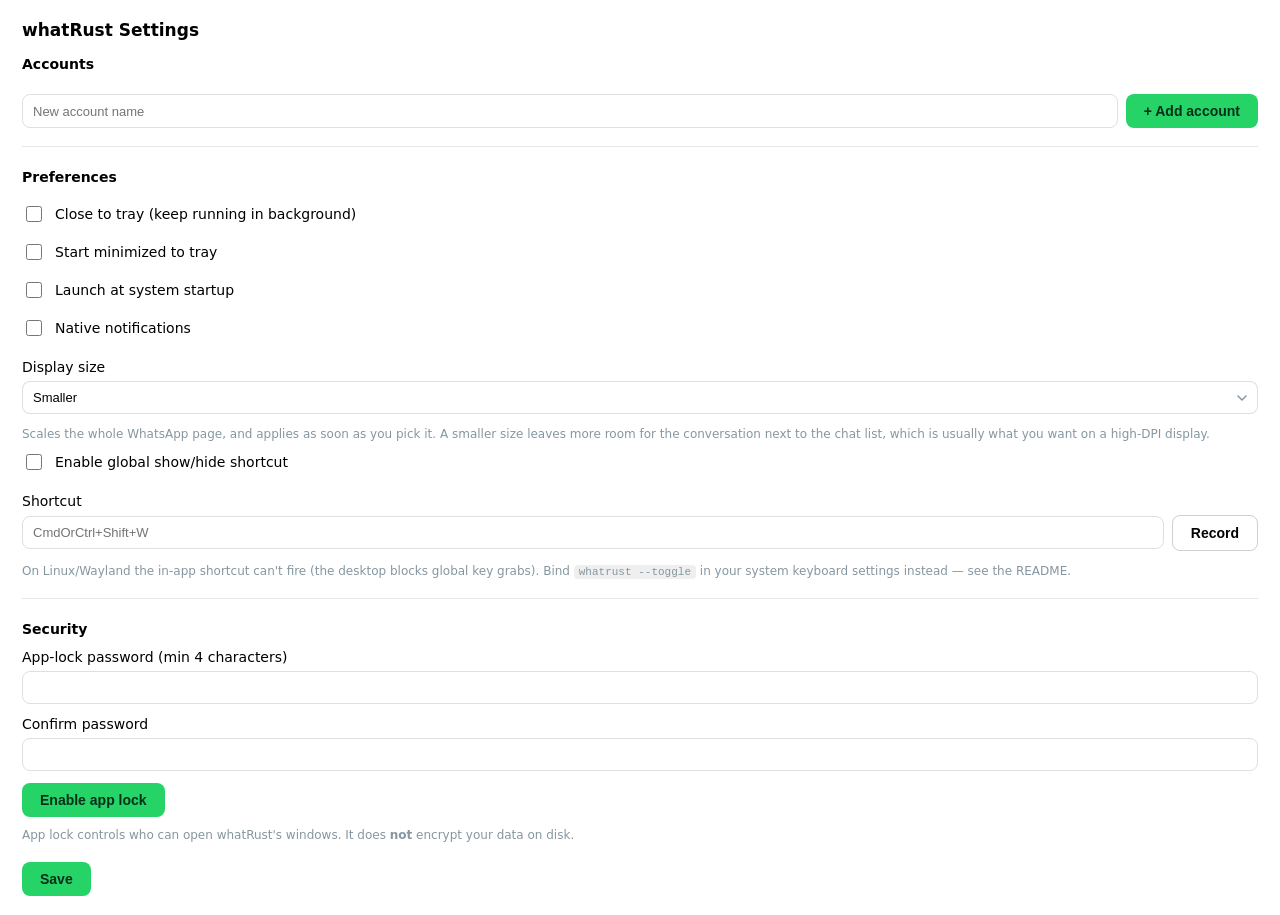
<file: settings-ui/index.html>
<!doctype html>
<html lang="en">
  <head>
    <meta charset="utf-8" />
    <meta name="viewport" content="width=device-width, initial-scale=1" />
    <title>whatRust — Settings</title>
    <link rel="stylesheet" href="style.css" />
    <link rel="stylesheet" href="dialog.css" />
  </head>
  <body>
    <h1>whatRust Settings</h1>

    <h2>Accounts</h2>
    <div id="accounts-list"></div>
    <div class="add-row">
      <input type="text" id="new_account_name" placeholder="New account name" />
      <button id="add_account">+ Add account</button>
    </div>
    <p id="macos-note" class="macos-note" hidden>Multiple accounts require macOS 14 or newer.</p>

    <hr class="divider" />

    <h2 class="section-title">Preferences</h2>

    <label class="row"><input type="checkbox" id="close_to_tray" /> <span>Close to tray (keep running in background)</span></label>
    <label class="row"><input type="checkbox" id="start_minimized" /> <span>Start minimized to tray</span></label>
    <label class="row"><input type="checkbox" id="autostart" /> <span>Launch at system startup</span></label>
    <label class="row"><input type="checkbox" id="notifications" /> <span>Native notifications</span></label>

    <label class="field">
      <span>Display size</span>
      <select id="zoom">
        <option value="0.75">Smaller</option>
        <option value="0.85">Small</option>
        <option value="1">Default</option>
        <option value="1.15">Big</option>
      </select>
    </label>
    <p class="field-note">Scales the whole WhatsApp page, and applies as soon as you pick it. A smaller size leaves more room for the conversation next to the chat list, which is usually what you want on a high-DPI display.</p>

    <label class="row"><input type="checkbox" id="hotkey_enabled" /> <span>Enable global show/hide shortcut</span></label>

    <label class="field">
      <span>Shortcut</span>
      <div class="hotkey-row">
        <input type="text" id="hotkey" placeholder="CmdOrCtrl+Shift+W" />
        <button type="button" id="record_hotkey" class="secondary">Record</button>
      </div>
    </label>
    <p id="hotkey_hint" class="hotkey-hint" hidden></p>
    <p class="field-note">On Linux/Wayland the in-app shortcut can't fire (the desktop blocks global key grabs). Bind <code>whatrust --toggle</code> in your system keyboard settings instead — see the README.</p>

    <hr class="divider" />
    <h2 class="section-title">Security</h2>

    <div id="lock-disabled">
      <label class="field"><span>App-lock password (min 4 characters)</span>
        <input type="password" id="lock_pw1" autocomplete="new-password" /></label>
      <label class="field"><span>Confirm password</span>
        <input type="password" id="lock_pw2" autocomplete="new-password" /></label>
      <button id="enable_lock">Enable app lock</button>
    </div>

    <div id="lock-enabled" hidden>
      <label class="row" id="biometric_row" hidden>
        <input type="checkbox" id="biometric_enabled" /> <span id="biometric_label">Use biometric</span>
      </label>
      <label class="row"><input type="checkbox" id="lock_on_launch" /> <span>Lock on launch</span></label>
      <label class="row"><input type="checkbox" id="lock_on_hide" /> <span>Lock when hidden to tray</span></label>
      <label class="field"><span>Auto-lock when idle (minutes, 0 = off)</span>
        <input type="number" id="idle_min" min="0" step="1" value="0" /></label>
      <div class="actions">
        <button id="lock_now">Lock now</button>
        <button id="change_pw" class="secondary">Change password…</button>
        <button id="disable_lock" class="secondary">Disable…</button>
      </div>
    </div>

    <p class="lock-note">App lock controls who can open whatRust's windows. It does
      <strong>not</strong> encrypt your data on disk.</p>

    <div class="actions">
      <button id="save">Save</button>
      <span id="note" class="note"></span>
    </div>

    <script src="dialog.js"></script>
    <script src="hotkey.js"></script>
    <script src="main.js"></script>
  </body>
</html>
</file>
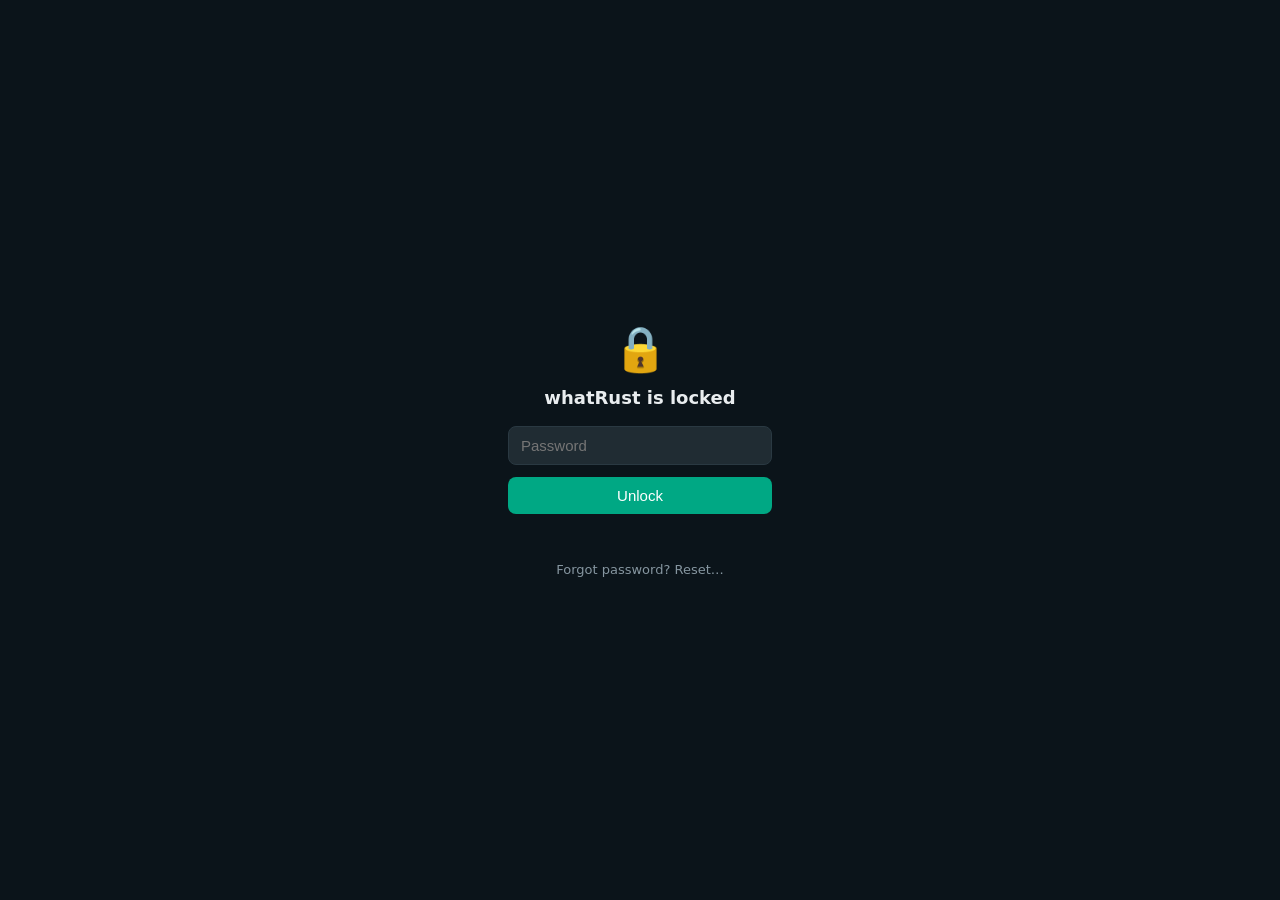
<file: settings-ui/lock.html>
<!doctype html>
<html lang="en">
  <head>
    <meta charset="utf-8" />
    <meta name="viewport" content="width=device-width, initial-scale=1" />
    <title>whatRust — Locked</title>
    <link rel="stylesheet" href="lock.css" />
    <link rel="stylesheet" href="dialog.css" />
  </head>
  <body>
    <div class="lock-card">
      <div class="lock-glyph" aria-hidden="true">🔒</div>
      <h1>whatRust is locked</h1>
      <input type="password" id="password" placeholder="Password" autocomplete="current-password" aria-label="Password" />
      <button id="unlock">Unlock</button>
      <button id="biometric" class="secondary" hidden>Use biometric</button>
      <p id="error" class="error" role="alert"></p>
      <a id="reset" href="#" class="reset">Forgot password? Reset…</a>
    </div>
    <script src="dialog.js"></script>
    <script src="lock.js"></script>
  </body>
</html>
</file>
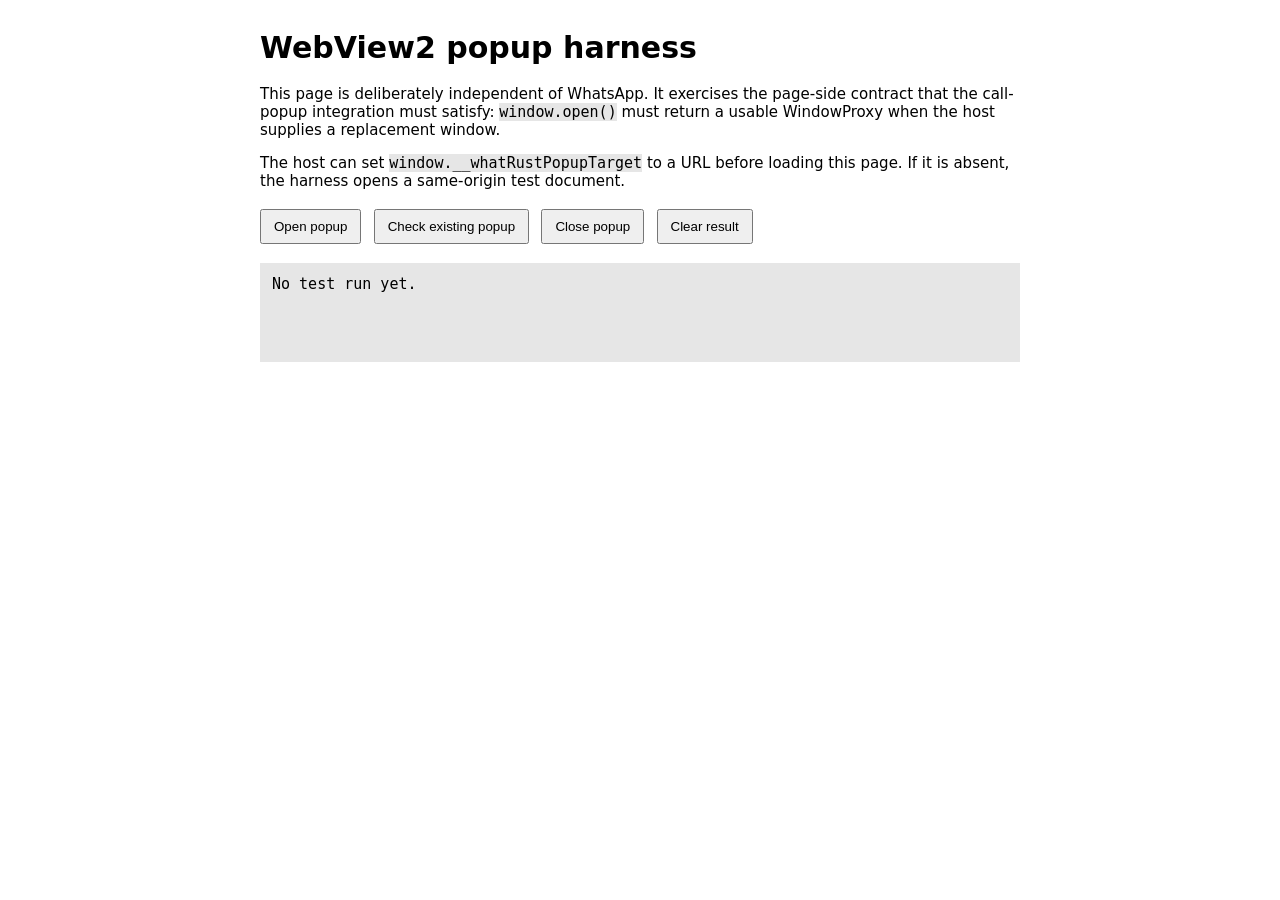
<file: settings-ui/popup-harness.html>
<!doctype html>
<html lang="en">
<head>
  <meta charset="utf-8">
  <meta name="viewport" content="width=device-width, initial-scale=1">
  <title>whatRust WebView2 Popup Harness</title>
  <style>
    :root { color-scheme: light dark; font: 15px system-ui, sans-serif; }
    body { max-width: 760px; margin: 2rem auto; padding: 0 1rem; }
    button { margin: .25rem .5rem .25rem 0; padding: .55rem .8rem; }
    code, pre { background: color-mix(in srgb, CanvasText 10%, Canvas); }
    pre { padding: .8rem; white-space: pre-wrap; min-height: 5rem; }
    .pass { color: #16803c; }
    .fail { color: #c62828; }
  </style>
</head>
<body>
  <h1>WebView2 popup harness</h1>
  <p>
    This page is deliberately independent of WhatsApp. It exercises the page-side
    contract that the call-popup integration must satisfy: <code>window.open()</code>
    must return a usable WindowProxy when the host supplies a replacement window.
  </p>

  <p>
    The host can set <code>window.__whatRustPopupTarget</code> to a URL before loading
    this page. If it is absent, the harness opens a same-origin test document.
  </p>

  <button id="open">Open popup</button>
  <button id="check">Check existing popup</button>
  <button id="close">Close popup</button>
  <button id="clear">Clear result</button>

  <pre id="result" aria-live="polite">No test run yet.</pre>

  <script>
    let popup = null;
    const result = document.querySelector('#result');

    function report(message, ok = null) {
      result.textContent = message;
      result.className = ok === true ? 'pass' : ok === false ? 'fail' : '';
    }

    function targetUrl() {
      return window.__whatRustPopupTarget ||
        `${location.origin}${location.pathname}?popup-child=1`;
    }

    document.querySelector('#open').addEventListener('click', () => {
      popup = window.open(targetUrl(), 'whatrust-popup-harness', 'popup=yes,width=420,height=640');
      const nonNull = popup !== null;
      report(
        `window.open() returned ${nonNull ? 'a WindowProxy' : 'null'}\n` +
        `target: ${targetUrl()}\n` +
        `expected: non-null when a replacement WebView2 is supplied`,
        nonNull
      );
    });

    document.querySelector('#check').addEventListener('click', () => {
      if (popup === null) {
        report('No popup reference is held by the opener.', false);
        return;
      }
      let closed = 'unknown';
      try { closed = String(popup.closed); } catch (_) { closed = 'unreadable'; }
      report(`WindowProxy exists. popup.closed = ${closed}`, true);
    });

    document.querySelector('#close').addEventListener('click', () => {
      if (!popup) {
        report('No popup reference to close.', false);
        return;
      }
      try {
        popup.close();
        report('close() was sent through the WindowProxy.', true);
      } catch (error) {
        report(`close() failed: ${error}`, false);
      }
    });

    document.querySelector('#clear').addEventListener('click', () => report('No test run yet.'));

    if (new URLSearchParams(location.search).has('popup-child')) {
      document.body.insertAdjacentHTML('afterbegin', '<p><strong>Popup child</strong>: this is the window opened by the harness.</p>');
    }
  </script>
</body>
</html>
</file>
<file: settings-ui/style.css>
:root {
  color-scheme: light dark;
  --green: #25d366;
}
* { box-sizing: border-box; }
body {
  font-family: system-ui, -apple-system, "Segoe UI", Roboto, sans-serif;
  margin: 0;
  padding: 20px 22px;
  font-size: 14px;
}
h1 { font-size: 17px; margin: 0 0 16px; }
.row { display: flex; align-items: center; gap: 10px; padding: 8px 0; cursor: pointer; }
.row input { width: 16px; height: 16px; accent-color: var(--green); }
.field { display: flex; flex-direction: column; gap: 6px; margin: 12px 0; }
.field input, .field select {
  padding: 8px 10px; border: 1px solid #8884; border-radius: 8px;
  background: transparent; color: inherit; font-size: 13px;
}
/* A native popup button carries its own fixed control metrics and ignores most
   of the padding above, so it renders shorter than the text fields beside it.
   Drop the native appearance and draw the chevron ourselves; the select then
   uses the same box as every input in this pane. */
.field select {
  appearance: none; -webkit-appearance: none;
  line-height: normal; padding-right: 30px;
  background-image: url("data:image/svg+xml,%3Csvg xmlns='http://www.w3.org/2000/svg' width='10' height='6' viewBox='0 0 10 6'%3E%3Cpath d='M1 1l4 4 4-4' fill='none' stroke='%238696a0' stroke-width='1.5' stroke-linecap='round' stroke-linejoin='round'/%3E%3C/svg%3E");
  background-repeat: no-repeat;
  background-position: right 10px center;
}
.actions { display: flex; align-items: center; gap: 12px; margin-top: 18px; }
button {
  background: var(--green); color: #042f1a; border: 0; border-radius: 8px;
  padding: 9px 18px; font-weight: 600; font-size: 14px; cursor: pointer;
}
button:hover { filter: brightness(1.05); }
button.secondary { background: transparent; color: inherit; border: 1px solid #8886; }
button.secondary:hover { filter: none; background: #8881; }
.note { color: var(--green); font-weight: 600; }

/* --- Accounts manager --- */
h2 { font-size: 14px; margin: 0 0 10px; font-weight: 600; }
.section-title { margin-top: 22px; }
.divider { border: 0; border-top: 1px solid #8883; margin: 18px 0; }
#accounts-list { display: flex; flex-direction: column; gap: 6px; margin-bottom: 12px; }
.account-row {
  display: flex; align-items: center; gap: 8px;
  padding: 8px 10px; border: 1px solid #8884; border-radius: 8px;
}
.account-row .acct-name { flex: 1 1 auto; font-size: 13px; }
.account-row .acct-unread {
  min-width: 20px; height: 20px; padding: 0 6px; border-radius: 10px;
  background: var(--green); color: #042f1a; font-size: 11px; font-weight: 700;
  display: inline-flex; align-items: center; justify-content: center;
}
.account-row button {
  padding: 5px 10px; font-size: 12px; font-weight: 600;
}
.account-row button.secondary {
  background: transparent; color: inherit; border: 1px solid #8886;
}
.account-row button.secondary:hover { filter: none; background: #8881; }
.account-row button:disabled { opacity: 0.4; cursor: not-allowed; }
.add-row { display: flex; gap: 8px; }
.add-row input {
  flex: 1 1 auto; padding: 8px 10px; border: 1px solid #8884; border-radius: 8px;
  background: transparent; color: inherit; font-size: 13px;
}
.add-row button:disabled { opacity: 0.4; cursor: not-allowed; }
.macos-note { color: #c0392b; font-size: 12px; margin: 8px 0 0; }
.macos-note[hidden] { display: none; }
.lock-note { font-size: 12px; color: #8696a0; margin-top: 10px; line-height: 1.4; }
#lock-enabled .field input[type="number"] { width: 80px; }

.hotkey-row { display: flex; gap: 8px; align-items: center; }
.hotkey-row #hotkey { flex: 1; min-width: 0; }
#record_hotkey.recording { background: #f0a500; color: #1a1a1a; }
.hotkey-hint { font-size: 12px; color: #f0a500; margin: 4px 0 0; }

.field-note { font-size: 12px; color: #8696a0; margin: 4px 0 0; line-height: 1.4; }
.field-note code { background: #8882; padding: 1px 5px; border-radius: 4px; font-size: 11px; }
</file>
<file: settings-ui/dialog.css>
/* In-page replacements for window.alert/confirm/prompt. Shared by the settings
   window and the lock screen, so the styles stand on their own rather than
   extending either page's sheet. */
.dlg-backdrop {
  position: fixed; inset: 0; z-index: 100;
  display: flex; align-items: center; justify-content: center; padding: 24px;
  background: #000a;
}
.dlg-backdrop[hidden] { display: none; }
.dlg {
  width: 100%; max-width: 340px; padding: 20px;
  border-radius: 12px; box-shadow: 0 14px 44px #0007;
  background: #fff; color: #111b21;
  font-family: system-ui, -apple-system, "Segoe UI", Roboto, sans-serif;
  font-size: 14px; text-align: left;
}
@media (prefers-color-scheme: dark) {
  .dlg { background: #202c33; color: #e9edef; }
}
.dlg h2 { font-size: 15px; font-weight: 600; margin: 0 0 8px; }
.dlg-message { margin: 0; line-height: 1.45; white-space: pre-line; }
.dlg-input {
  width: 100%; margin-top: 14px; padding: 9px 11px; font-size: 14px;
  border: 1px solid #8886; border-radius: 8px;
  background: transparent; color: inherit;
}
.dlg-input:focus { outline: 2px solid #25d36688; outline-offset: 1px; }
.dlg-error { color: #f15c6d; font-size: 13px; margin: 8px 0 0; }
.dlg-error[hidden] { display: none; }
.dlg-actions { display: flex; justify-content: flex-end; gap: 8px; margin-top: 18px; }
.dlg-actions button {
  padding: 8px 16px; font-size: 14px; font-weight: 600;
  border: 0; border-radius: 8px; cursor: pointer;
  background: #25d366; color: #042f1a;
}
.dlg-actions button.dlg-secondary { background: transparent; color: inherit; border: 1px solid #8886; }
.dlg-actions button.dlg-danger { background: #e5484d; color: #fff; }
</file>
<file: settings-ui/lock.css>
:root { color-scheme: light dark; }
* { box-sizing: border-box; }
body {
  margin: 0;
  height: 100vh;
  display: grid;
  place-items: center;
  font-family: system-ui, -apple-system, "Segoe UI", Roboto, sans-serif;
  background: #0b141a;
  color: #e9edef;
}
.lock-card {
  width: 320px;
  display: flex;
  flex-direction: column;
  gap: 12px;
  padding: 28px;
  text-align: center;
}
.lock-glyph { font-size: 44px; }
h1 { font-size: 18px; font-weight: 600; margin: 0 0 6px; }
input[type="password"] {
  padding: 10px 12px;
  border-radius: 8px;
  border: 1px solid #2a3942;
  background: #202c33;
  color: #e9edef;
  font-size: 15px;
}
button {
  padding: 10px 12px;
  border: none;
  border-radius: 8px;
  background: #00a884;
  color: #fff;
  font-size: 15px;
  cursor: pointer;
}
button.secondary { background: #2a3942; }
.error { color: #f15c6d; min-height: 1.2em; margin: 0; font-size: 13px; }
.reset { color: #8696a0; font-size: 13px; text-decoration: none; margin-top: 8px; }
.reset:hover { text-decoration: underline; }
</file>
